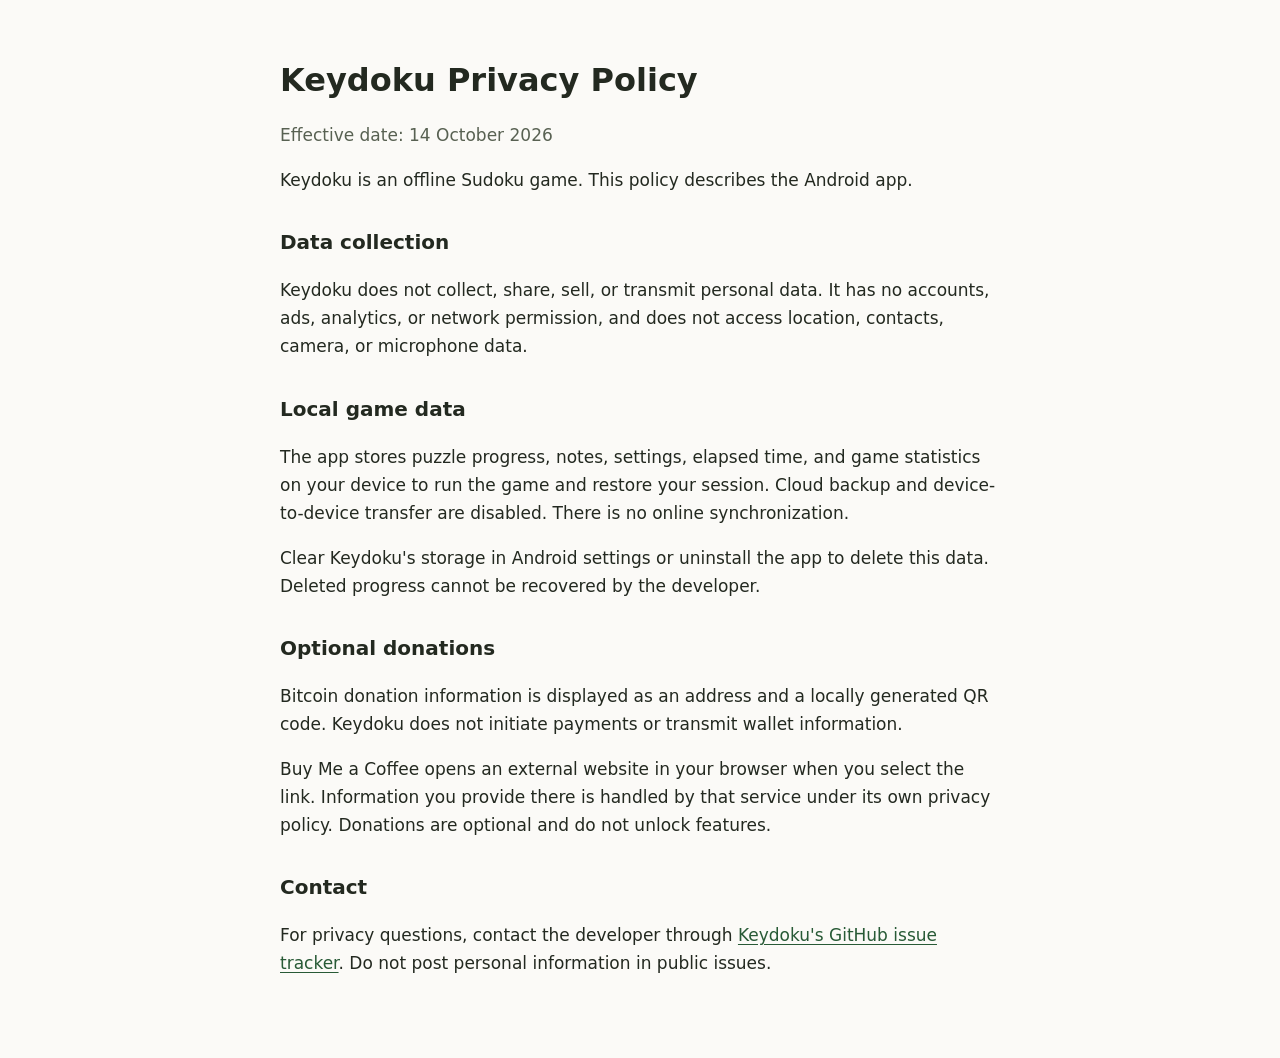
<file: keydoku_production/privacy/index.html>
<!doctype html>
<html lang="en">
<head>
  <meta charset="utf-8">
  <meta name="viewport" content="width=device-width, initial-scale=1">
  <meta name="description" content="Privacy policy for the Keydoku Android app.">
  <title>Privacy Policy · Keydoku</title>
  <style>
    body { margin: 0; color: #232920; background: #fbfaf7; font: 17px/1.65 system-ui, sans-serif; }
    main { max-width: 720px; margin: auto; padding: 40px 24px 64px; }
    h1 { font-size: 2rem; line-height: 1.2; }
    h2 { margin-top: 32px; font-size: 1.25rem; }
    .muted { color: #586152; }
    a { color: #285a36; text-underline-offset: 3px; }
    a:focus-visible { outline: 3px solid #285a36; outline-offset: 4px; }
  </style>
</head>
<body>
  <main>
    <h1>Keydoku Privacy Policy</h1>
    <p class="muted">Effective date: 14 October 2026</p>
    <p>Keydoku is an offline Sudoku game. This policy describes the Android app.</p>
    <h2>Data collection</h2>
    <p>Keydoku does not collect, share, sell, or transmit personal data. It has no accounts, ads, analytics, or network permission, and does not access location, contacts, camera, or microphone data.</p>
    <h2>Local game data</h2>
    <p>The app stores puzzle progress, notes, settings, elapsed time, and game statistics on your device to run the game and restore your session. Cloud backup and device-to-device transfer are disabled. There is no online synchronization.</p>
    <p>Clear Keydoku's storage in Android settings or uninstall the app to delete this data. Deleted progress cannot be recovered by the developer.</p>
    <h2>Optional donations</h2>
    <p>Bitcoin donation information is displayed as an address and a locally generated QR code. Keydoku does not initiate payments or transmit wallet information.</p>
    <p>Buy Me a Coffee opens an external website in your browser when you select the link. Information you provide there is handled by that service under its own privacy policy. Donations are optional and do not unlock features.</p>
    <h2>Contact</h2>
    <p>For privacy questions, contact the developer through <a href="https://github.com/d4mysus/Keydoku/issues">Keydoku's GitHub issue tracker</a>. Do not post personal information in public issues.</p>
  </main>
</body>
</html>
</file>
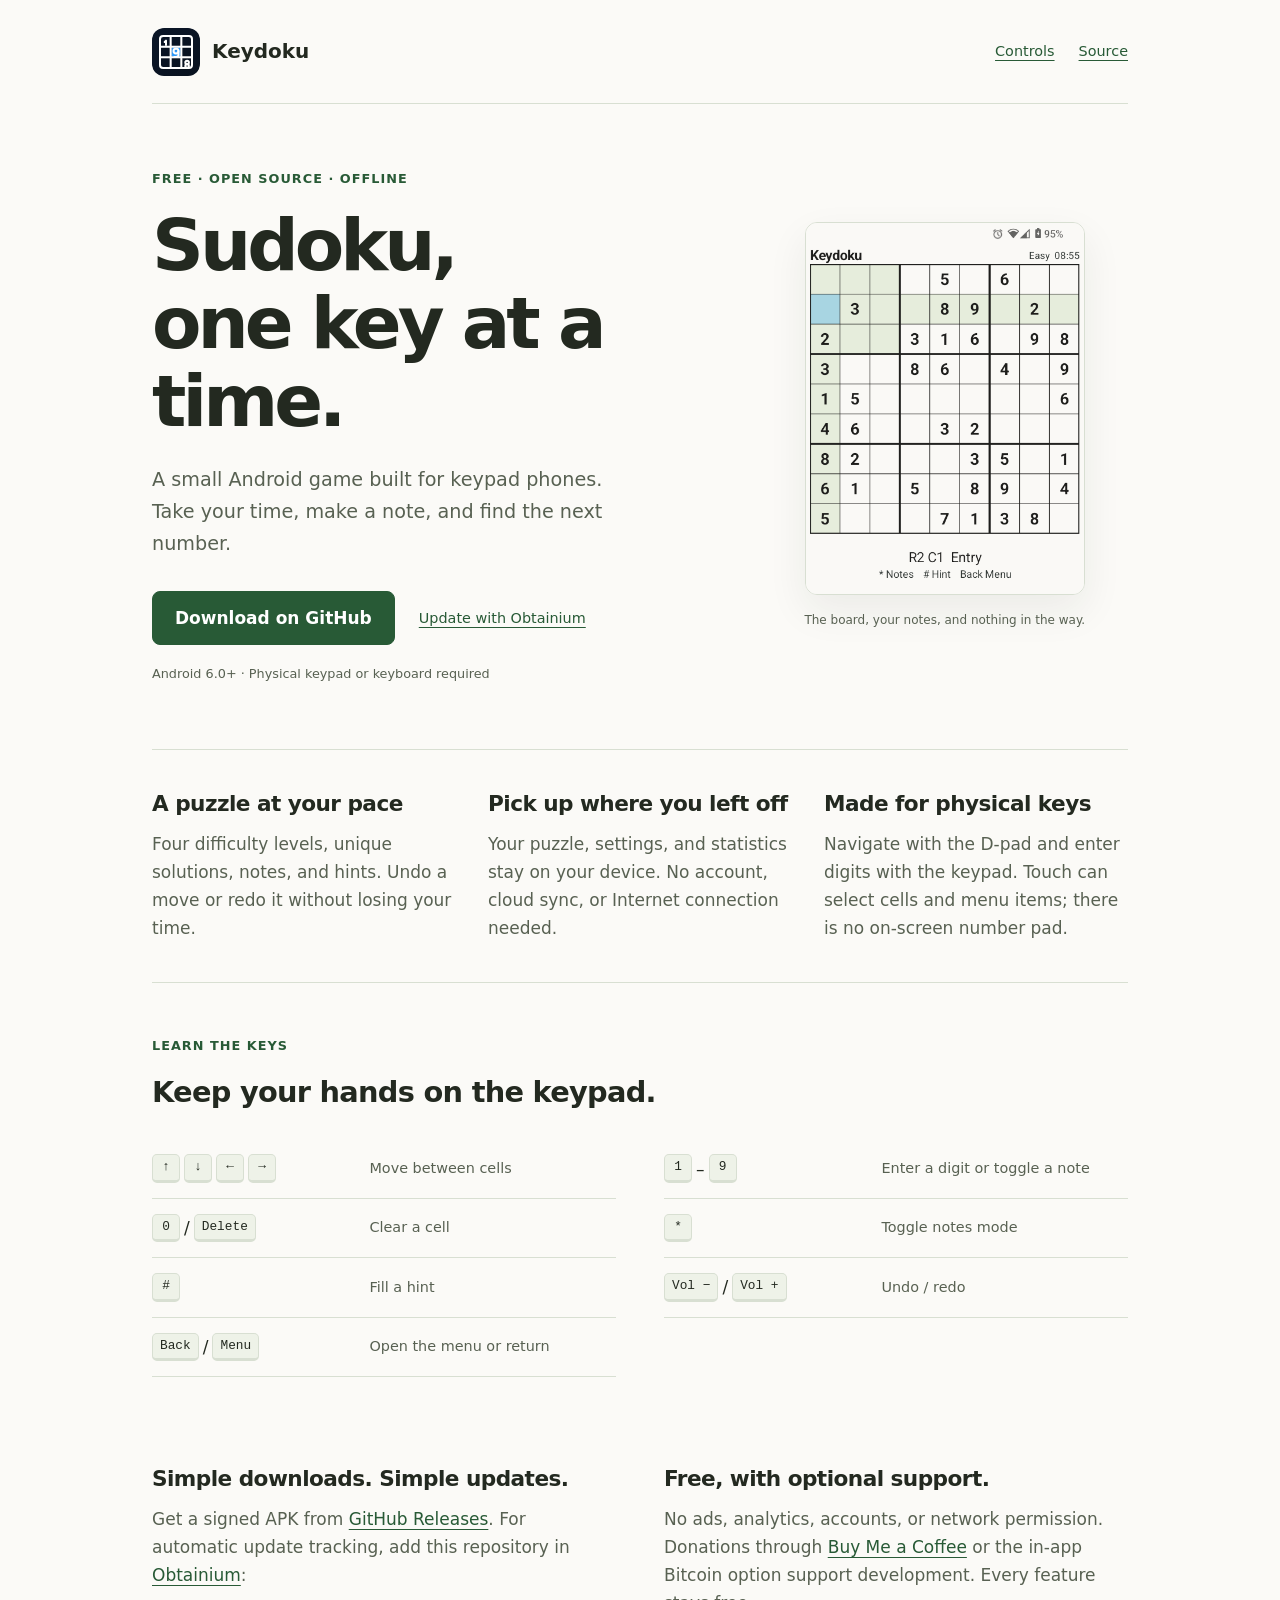
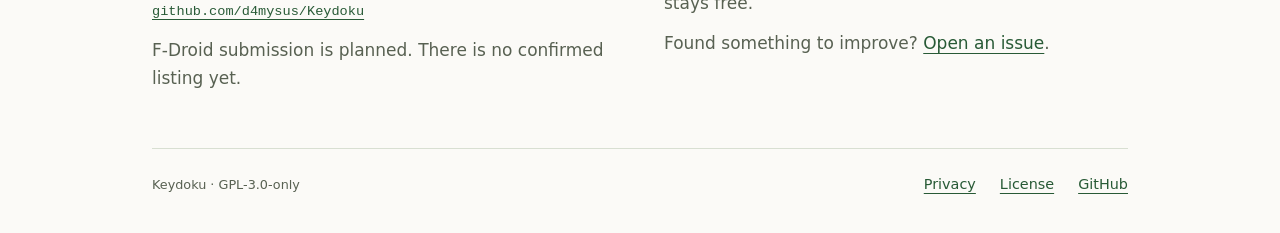
<file: keydoku_production/website/index.html>
<!doctype html>
<html lang="en">
<head>
  <meta charset="utf-8">
  <meta name="viewport" content="width=device-width, initial-scale=1">
  <meta name="description" content="Keydoku is free, offline Sudoku for Android keypad phones. Physical controls, saved progress, no ads, and no accounts.">
  <meta property="og:title" content="Keydoku · Offline Sudoku for keypad phones">
  <meta property="og:description" content="A small Sudoku game for physical keys. Free, open source, and offline.">
  <meta property="og:type" content="website">
  <meta name="theme-color" content="#fbfaf7">
  <title>Keydoku · Offline Sudoku for keypad phones</title>
  <link rel="icon" href="assets/keydoku-icon.svg" type="image/svg+xml">
  <link rel="alternate icon" href="assets/keydoku-icon.png" type="image/png">
  <link rel="apple-touch-icon" href="assets/keydoku-icon.png">
  <link rel="stylesheet" href="styles.css">
</head>
<body>
  <a class="skip-link" href="#main">Skip to content</a>
  <div class="page">
    <header class="site-header">
      <a class="brand" href="index.html" aria-label="Keydoku home">
        <img src="assets/keydoku-icon.svg" alt="" width="48" height="48">
        <span>Keydoku</span>
      </a>
      <nav aria-label="Main navigation">
        <a href="#controls">Controls</a>
        <a href="https://github.com/d4mysus/Keydoku">Source</a>
      </nav>
    </header>

    <main id="main">
      <section class="hero" aria-labelledby="hero-title">
        <div class="hero-copy">
          <p class="eyebrow">Free · Open source · Offline</p>
          <h1 id="hero-title">Sudoku,<br>one key at a time.</h1>
          <p class="intro">A small Android game built for keypad phones. Take your time, make a note, and find the next number.</p>
          <div class="actions">
            <a class="button primary" href="https://github.com/d4mysus/Keydoku/releases">Download on GitHub</a>
            <a class="text-link" href="#updates">Update with Obtainium</a>
          </div>
          <p class="requirements">Android 6.0+ · Physical keypad or keyboard required</p>
        </div>
        <figure class="game-preview">
          <img class="screenshot" src="assets/keydoku-board.png" alt="Keydoku's Sudoku board showing selected cells, elapsed time, and keypad shortcuts" width="480" height="640">
          <figcaption>The board, your notes, and nothing in the way.</figcaption>
        </figure>
      </section>

      <section class="features" aria-label="Game features">
        <div>
          <h2>A puzzle at your pace</h2>
          <p>Four difficulty levels, unique solutions, notes, and hints. Undo a move or redo it without losing your time.</p>
        </div>
        <div>
          <h2>Pick up where you left off</h2>
          <p>Your puzzle, settings, and statistics stay on your device. No account, cloud sync, or Internet connection needed.</p>
        </div>
        <div>
          <h2>Made for physical keys</h2>
          <p>Navigate with the D-pad and enter digits with the keypad. Touch can select cells and menu items; there is no on-screen number pad.</p>
        </div>
      </section>

      <section class="controls-section" id="controls" aria-labelledby="controls-title">
        <div class="section-heading">
          <p class="eyebrow">Learn the keys</p>
          <h2 id="controls-title">Keep your hands on the keypad.</h2>
        </div>
        <dl class="controls">
          <div><dt><kbd>↑</kbd><kbd>↓</kbd><kbd>←</kbd><kbd>→</kbd></dt><dd>Move between cells</dd></div>
          <div><dt><kbd>1</kbd>–<kbd>9</kbd></dt><dd>Enter a digit or toggle a note</dd></div>
          <div><dt><kbd>0</kbd> / <kbd>Delete</kbd></dt><dd>Clear a cell</dd></div>
          <div><dt><kbd>*</kbd></dt><dd>Toggle notes mode</dd></div>
          <div><dt><kbd>#</kbd></dt><dd>Fill a hint</dd></div>
          <div><dt><kbd>Vol −</kbd> / <kbd>Vol +</kbd></dt><dd>Undo / redo</dd></div>
          <div><dt><kbd>Back</kbd> / <kbd>Menu</kbd></dt><dd>Open the menu or return</dd></div>
        </dl>
      </section>

      <section class="details" id="updates">
        <div>
          <h2>Simple downloads. Simple updates.</h2>
          <p>Get a signed APK from <a href="https://github.com/d4mysus/Keydoku/releases">GitHub Releases</a>. For automatic update tracking, add this repository in <a href="https://github.com/ImranR98/Obtainium">Obtainium</a>:</p>
          <p class="source-url"><a href="https://github.com/d4mysus/Keydoku">github.com/d4mysus/Keydoku</a></p>
          <p class="muted">F-Droid submission is planned. There is no confirmed listing yet.</p>
        </div>
        <div>
          <h2>Free, with optional support.</h2>
          <p>No ads, analytics, accounts, or network permission. Donations through <a href="https://buymeacoffee.com/d4mysus">Buy Me a Coffee</a> or the in-app Bitcoin option support development. Every feature stays free.</p>
          <p>Found something to improve? <a href="https://github.com/d4mysus/Keydoku/issues">Open an issue</a>.</p>
        </div>
      </section>
    </main>

    <footer>
      <span>Keydoku · GPL-3.0-only</span>
      <nav aria-label="Footer navigation">
        <a href="privacy.html">Privacy</a>
        <a href="https://github.com/d4mysus/Keydoku/blob/main/LICENSE">License</a>
        <a href="https://github.com/d4mysus/Keydoku">GitHub</a>
      </nav>
    </footer>
  </div>
</body>
</html>
</file>
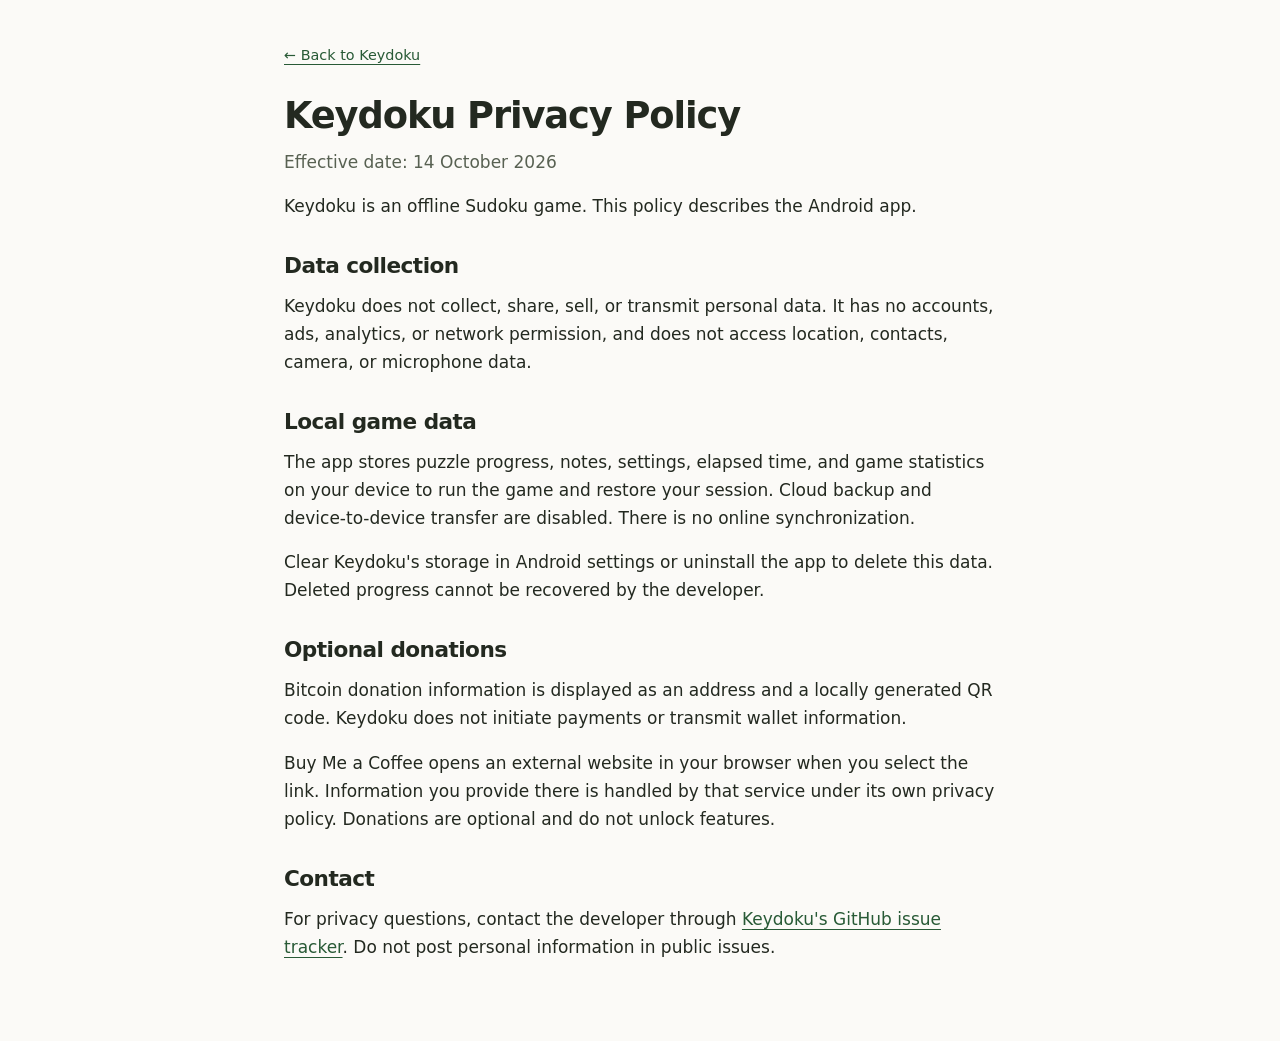
<file: keydoku_production/website/privacy.html>
<!doctype html>
<html lang="en">
<head>
  <meta charset="utf-8">
  <meta name="viewport" content="width=device-width, initial-scale=1">
  <meta name="description" content="Keydoku's app privacy policy: no data collection, local game storage, and optional donations.">
  <title>Privacy Policy · Keydoku</title>
  <link rel="icon" href="assets/keydoku-icon.svg" type="image/svg+xml">
  <link rel="alternate icon" href="assets/keydoku-icon.png" type="image/png">
  <link rel="apple-touch-icon" href="assets/keydoku-icon.png">
  <link rel="stylesheet" href="styles.css">
</head>
<body>
  <main class="page text-page">
    <a class="back-link" href="index.html">← Back to Keydoku</a>
    <h1>Keydoku Privacy Policy</h1>
    <p class="muted">Effective date: 14 October 2026</p>
    <p>Keydoku is an offline Sudoku game. This policy describes the Android app.</p>
    <h2>Data collection</h2>
    <p>Keydoku does not collect, share, sell, or transmit personal data. It has no accounts, ads, analytics, or network permission, and does not access location, contacts, camera, or microphone data.</p>
    <h2>Local game data</h2>
    <p>The app stores puzzle progress, notes, settings, elapsed time, and game statistics on your device to run the game and restore your session. Cloud backup and device-to-device transfer are disabled. There is no online synchronization.</p>
    <p>Clear Keydoku's storage in Android settings or uninstall the app to delete this data. Deleted progress cannot be recovered by the developer.</p>
    <h2>Optional donations</h2>
    <p>Bitcoin donation information is displayed as an address and a locally generated QR code. Keydoku does not initiate payments or transmit wallet information.</p>
    <p>Buy Me a Coffee opens an external website in your browser when you select the link. Information you provide there is handled by that service under its own privacy policy. Donations are optional and do not unlock features.</p>
    <h2>Contact</h2>
    <p>For privacy questions, contact the developer through <a href="https://github.com/d4mysus/Keydoku/issues">Keydoku's GitHub issue tracker</a>. Do not post personal information in public issues.</p>
  </main>
</body>
</html>
</file>
<file: keydoku_production/website/styles.css>
:root {
  color-scheme: light;
  --ink: #232920;
  --muted: #586152;
  --paper: #fbfaf7;
  --line: #d8dfd2;
  --accent: #285a36;
  --soft: #eef2e8;
}

* { box-sizing: border-box; }
html { scroll-padding-top: 24px; }
body {
  margin: 0;
  color: var(--ink);
  background: var(--paper);
  font: 17px/1.65 system-ui, -apple-system, BlinkMacSystemFont, "Segoe UI", sans-serif;
}
a { color: var(--accent); text-underline-offset: 4px; }
a:hover { text-decoration-thickness: 2px; }
a:focus-visible { outline: 3px solid var(--accent); outline-offset: 5px; }
h1, h2, p, figure { margin: 0; }
h1 { font-size: clamp(2.6rem, 6vw, 4.5rem); line-height: 1.08; letter-spacing: -0.055em; font-weight: 750; }
h2 { font-size: 1.35rem; line-height: 1.3; letter-spacing: -0.025em; }
.page { width: min(100%, 1040px); margin: auto; padding: 0 32px; }
.site-header, footer { display: flex; align-items: center; justify-content: space-between; gap: 24px; }
.site-header { min-height: 104px; border-bottom: 1px solid var(--line); }
.brand { display: inline-flex; align-items: center; gap: 12px; color: var(--ink); font-size: 1.25rem; font-weight: 750; text-decoration: none; }
.brand img { border-radius: 12px; }
nav { display: flex; flex-wrap: wrap; gap: 24px; }
nav a { font-size: 0.9rem; }
.hero { display: grid; grid-template-columns: 1.5fr 1fr; align-items: center; gap: 60px; padding: 64px 0; }
.eyebrow { color: var(--accent); font-size: 0.8rem; font-weight: 750; letter-spacing: 0.08em; text-transform: uppercase; margin-bottom: 18px; }
.intro { max-width: 480px; color: var(--muted); font-size: 1.2rem; margin-top: 24px; }
.actions { display: flex; flex-wrap: wrap; align-items: center; gap: 18px 24px; margin-top: 32px; }
.button { display: inline-flex; align-items: center; justify-content: center; gap: 20px; min-height: 48px; padding: 12px 22px; border: 1px solid var(--accent); border-radius: 8px; text-decoration: none; font-weight: 700; }
.button.primary { background: var(--accent); color: #fff; }
.button.primary:hover { background: #214a2c; }
.text-link { font-size: 0.9rem; }
.requirements { color: var(--muted); font-size: 0.8rem; margin-top: 18px; }
.game-preview { text-align: center; }
.screenshot { display: block; max-width: 100%; width: 280px; height: auto; margin: auto; border: 1px solid var(--line); border-radius: 12px; box-shadow: 0 16px 40px #23292012; }
figcaption { color: var(--muted); font-size: 0.75rem; margin-top: 16px; }
.features { display: grid; grid-template-columns: repeat(3, 1fr); gap: 32px; padding: 40px 0; border-top: 1px solid var(--line); border-bottom: 1px solid var(--line); }
.features p, .details p { margin-top: 12px; color: var(--muted); }
.controls-section { padding: 52px 0; }
.section-heading h2 { font-size: 1.8rem; }
.controls { display: grid; grid-template-columns: repeat(2, 1fr); gap: 0 48px; margin: 28px 0 0; }
.controls > div { display: grid; grid-template-columns: minmax(155px, 1fr) 1.2fr; align-items: center; gap: 12px; padding: 15px 0; border-bottom: 1px solid var(--line); }
.controls dt { display: flex; flex-wrap: wrap; align-items: center; gap: 4px; }
.controls dd { margin: 0; font-size: 0.9rem; color: var(--muted); }
kbd { display: inline-block; min-width: 28px; padding: 2px 7px; border: 1px solid var(--line); border-bottom-width: 3px; border-radius: 5px; background: var(--soft); text-align: center; font: 0.8rem/1.6 ui-monospace, monospace; white-space: nowrap; }
.details { display: grid; grid-template-columns: repeat(2, 1fr); gap: 48px; padding: 36px 0 56px; }
.source-url { overflow-wrap: anywhere; font-family: ui-monospace, monospace; font-size: 0.85rem; }
.muted { color: var(--muted); }
footer { padding: 24px 0 36px; border-top: 1px solid var(--line); font-size: 0.8rem; color: var(--muted); }
.text-page { max-width: 760px; padding: 40px 24px 64px; }
.text-page h1 { margin: 28px 0 12px; font-size: 2.3rem; letter-spacing: -0.03em; }
.text-page h2 { margin: 32px 0 12px; }
.text-page p { margin-bottom: 16px; }
.back-link { font-size: 0.9rem; }
.skip-link { position: absolute; left: 16px; top: 12px; transform: translateY(-150%); padding: 8px 16px; background: var(--paper); z-index: 1; }
.skip-link:focus { transform: none; }

@media (max-width: 800px) {
  .hero { gap: 28px; padding: 48px 0; }
  .controls { grid-template-columns: 1fr; }
  .controls > div { grid-template-columns: 180px 1fr; }
  .features { gap: 20px; }
}

@media (max-width: 600px) {
  body { font-size: 16px; }
  .page { padding: 0 20px; }
  .site-header { min-height: 88px; gap: 16px; }
  nav { gap: 16px; }
  .brand { font-size: 1.1rem; gap: 8px; }
  .brand img { width: 36px; height: 36px; }
  .hero { grid-template-columns: 1fr; gap: 36px; padding: 36px 0; }
  .intro { font-size: 1.1rem; }
  .features, .details { grid-template-columns: 1fr; gap: 28px; }
  .controls-section { padding: 36px 0; }
  .section-heading h2 { font-size: 1.5rem; }
  .controls > div { grid-template-columns: 145px 1fr; gap: 8px; }
  .details { padding: 16px 0 36px; }
  footer { flex-direction: column; align-items: flex-start; gap: 12px; }
  .text-page { padding: 28px 20px 48px; }
}
</file>
